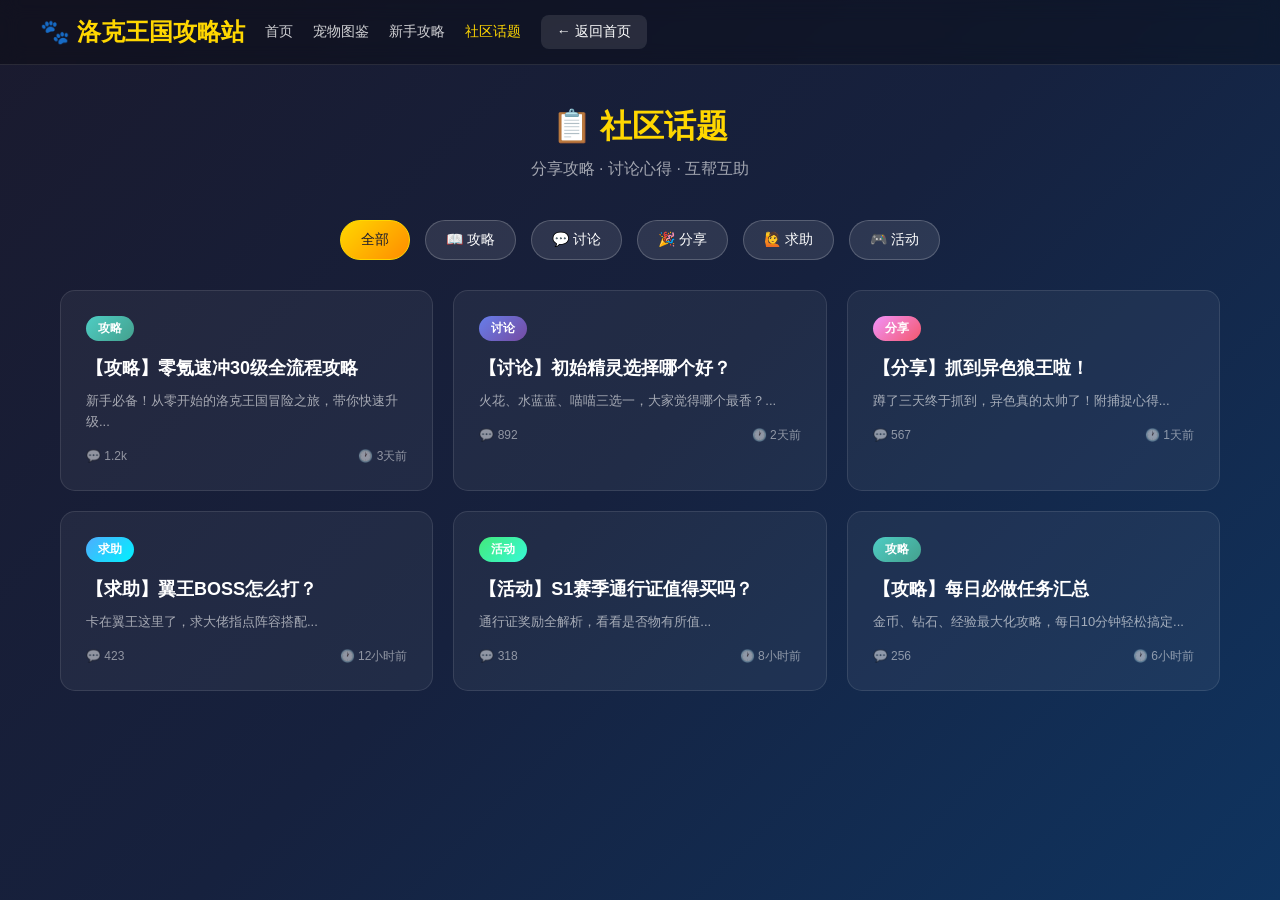
<file: all_topics.html>
<!DOCTYPE html>
<html lang="zh-CN">
<head>
    <meta charset="UTF-8">
    <meta name="viewport" content="width=device-width, initial-scale=1.0">
    <title>社区话题 - 洛克王国手游攻略站</title>
    <style>
        * {
            margin: 0;
            padding: 0;
            box-sizing: border-box;
        }

        body {
            font-family: 'Microsoft YaHei', sans-serif;
            background: linear-gradient(135deg, #1a1a2e 0%, #16213e 50%, #0f3460 100%);
            min-height: 100vh;
            color: #fff;
        }

        .header {
            background: rgba(0, 0, 0, 0.3);
            backdrop-filter: blur(10px);
            padding: 15px 20px;
            border-bottom: 1px solid rgba(255, 255, 255, 0.1);
        }

        .header-content {
            max-width: 1200px;
            margin: 0 auto;
            display: flex;
            align-items: center;
            gap: 20px;
        }

        .logo {
            font-size: 24px;
            font-weight: bold;
            color: #ffd700;
        }

        .nav-links {
            display: flex;
            gap: 20px;
        }

        .nav-links a {
            color: rgba(255, 255, 255, 0.8);
            text-decoration: none;
            font-size: 14px;
            transition: color 0.3s;
        }

        .nav-links a:hover {
            color: #ffd700;
        }

        .back-btn {
            padding: 8px 16px;
            background: rgba(255, 255, 255, 0.1);
            border-radius: 8px;
            color: #fff;
            text-decoration: none;
            font-size: 14px;
            transition: all 0.3s;
        }

        .back-btn:hover {
            background: rgba(255, 255, 255, 0.2);
        }

        .container {
            max-width: 1200px;
            margin: 40px auto;
            padding: 0 20px;
        }

        .page-header {
            text-align: center;
            margin-bottom: 40px;
        }

        .page-header h1 {
            font-size: 32px;
            margin-bottom: 10px;
            color: #ffd700;
        }

        .page-header p {
            color: rgba(255, 255, 255, 0.6);
        }

        .filter-bar {
            display: flex;
            justify-content: center;
            gap: 15px;
            margin-bottom: 30px;
        }

        .filter-btn {
            padding: 10px 20px;
            border-radius: 25px;
            background: rgba(255, 255, 255, 0.1);
            border: 1px solid rgba(255, 255, 255, 0.2);
            color: #fff;
            cursor: pointer;
            transition: all 0.3s;
            font-size: 14px;
        }

        .filter-btn.active,
        .filter-btn:hover {
            background: linear-gradient(135deg, #ffd700, #ff8c00);
            color: #1a1a2e;
            border-color: #ffd700;
        }

        .topics-grid {
            display: grid;
            grid-template-columns: repeat(3, 1fr);
            gap: 20px;
        }

        .topic-card {
            background: rgba(255, 255, 255, 0.05);
            border-radius: 15px;
            padding: 25px;
            border: 1px solid rgba(255, 255, 255, 0.1);
            cursor: pointer;
            transition: all 0.3s;
        }

        .topic-card:hover {
            background: rgba(255, 215, 0, 0.1);
            border-color: rgba(255, 215, 0, 0.3);
            transform: translateY(-5px);
        }

        .topic-header {
            display: flex;
            align-items: center;
            gap: 10px;
            margin-bottom: 15px;
        }

        .topic-tag {
            font-size: 12px;
            padding: 4px 12px;
            border-radius: 15px;
            font-weight: 600;
        }

        .tag-guide { background: linear-gradient(135deg, #4ecdc4, #44a08d); }
        .tag-discuss { background: linear-gradient(135deg, #667eea, #764ba2); }
        .tag-share { background: linear-gradient(135deg, #f093fb, #f5576c); }
        .tag-help { background: linear-gradient(135deg, #4facfe, #00f2fe); }
        .tag-event { background: linear-gradient(135deg, #43e97b, #38f9d7); }

        .topic-title {
            font-size: 18px;
            margin-bottom: 10px;
            color: #fff;
            line-height: 1.4;
        }

        .topic-preview {
            font-size: 13px;
            color: rgba(255, 255, 255, 0.6);
            margin-bottom: 15px;
            line-height: 1.6;
        }

        .topic-meta {
            display: flex;
            justify-content: space-between;
            font-size: 12px;
            color: rgba(255, 255, 255, 0.5);
        }

        .topic-meta span {
            display: flex;
            align-items: center;
            gap: 5px;
        }

        @media (max-width: 900px) {
            .topics-grid {
                grid-template-columns: repeat(2, 1fr);
            }
        }

        @media (max-width: 600px) {
            .topics-grid {
                grid-template-columns: 1fr;
            }
        }
    </style>
</head>
<body>
    <header class="header">
        <div class="header-content">
            <span class="logo">🐾 洛克王国攻略站</span>
            <nav class="nav-links">
                <a href="index.html">首页</a>
                <a href="index.html#pets">宠物图鉴</a>
                <a href="index.html#guide">新手攻略</a>
                <a href="all_topics.html" style="color: #ffd700;">社区话题</a>
            </nav>
            <a href="index.html" class="back-btn">← 返回首页</a>
        </div>
    </header>

    <main class="container">
        <div class="page-header">
            <h1>📋 社区话题</h1>
            <p>分享攻略 · 讨论心得 · 互帮互助</p>
        </div>

        <div class="filter-bar">
            <button class="filter-btn active" data-filter="all">全部</button>
            <button class="filter-btn" data-filter="guide">📖 攻略</button>
            <button class="filter-btn" data-filter="discuss">💬 讨论</button>
            <button class="filter-btn" data-filter="share">🎉 分享</button>
            <button class="filter-btn" data-filter="help">🙋 求助</button>
            <button class="filter-btn" data-filter="event">🎮 活动</button>
        </div>

        <div class="topics-grid" id="topicsGrid">
            <div class="topic-card" data-tag="guide" onclick="location.href='topic.html?id=guide-30level'">
                <div class="topic-header">
                    <span class="topic-tag tag-guide">攻略</span>
                </div>
                <h3 class="topic-title">【攻略】零氪速冲30级全流程攻略</h3>
                <p class="topic-preview">新手必备！从零开始的洛克王国冒险之旅，带你快速升级...</p>
                <div class="topic-meta">
                    <span>💬 1.2k</span>
                    <span>🕐 3天前</span>
                </div>
            </div>

            <div class="topic-card" data-tag="discuss" onclick="location.href='topic.html?id=discuss-start'">
                <div class="topic-header">
                    <span class="topic-tag tag-discuss">讨论</span>
                </div>
                <h3 class="topic-title">【讨论】初始精灵选择哪个好？</h3>
                <p class="topic-preview">火花、水蓝蓝、喵喵三选一，大家觉得哪个最香？...</p>
                <div class="topic-meta">
                    <span>💬 892</span>
                    <span>🕐 2天前</span>
                </div>
            </div>

            <div class="topic-card" data-tag="share" onclick="location.href='topic.html?id=share-wolf'">
                <div class="topic-header">
                    <span class="topic-tag tag-share">分享</span>
                </div>
                <h3 class="topic-title">【分享】抓到异色狼王啦！</h3>
                <p class="topic-preview">蹲了三天终于抓到，异色真的太帅了！附捕捉心得...</p>
                <div class="topic-meta">
                    <span>💬 567</span>
                    <span>🕐 1天前</span>
                </div>
            </div>

            <div class="topic-card" data-tag="help" onclick="location.href='topic.html?id=help-wing'">
                <div class="topic-header">
                    <span class="topic-tag tag-help">求助</span>
                </div>
                <h3 class="topic-title">【求助】翼王BOSS怎么打？</h3>
                <p class="topic-preview">卡在翼王这里了，求大佬指点阵容搭配...</p>
                <div class="topic-meta">
                    <span>💬 423</span>
                    <span>🕐 12小时前</span>
                </div>
            </div>

            <div class="topic-card" data-tag="event" onclick="location.href='topic.html?id=event-pass'">
                <div class="topic-header">
                    <span class="topic-tag tag-event">活动</span>
                </div>
                <h3 class="topic-title">【活动】S1赛季通行证值得买吗？</h3>
                <p class="topic-preview">通行证奖励全解析，看看是否物有所值...</p>
                <div class="topic-meta">
                    <span>💬 318</span>
                    <span>🕐 8小时前</span>
                </div>
            </div>

            <div class="topic-card" data-tag="guide" onclick="location.href='topic.html?id=guide-daily'">
                <div class="topic-header">
                    <span class="topic-tag tag-guide">攻略</span>
                </div>
                <h3 class="topic-title">【攻略】每日必做任务汇总</h3>
                <p class="topic-preview">金币、钻石、经验最大化攻略，每日10分钟轻松搞定...</p>
                <div class="topic-meta">
                    <span>💬 256</span>
                    <span>🕐 6小时前</span>
                </div>
            </div>
        </div>
    </main>

    <script>
        const filterButtons = document.querySelectorAll('.filter-btn');
        const topicCards = document.querySelectorAll('.topic-card');

        filterButtons.forEach(btn => {
            btn.addEventListener('click', () => {
                filterButtons.forEach(b => b.classList.remove('active'));
                btn.classList.add('active');
                
                const filter = btn.dataset.filter;
                
                topicCards.forEach(card => {
                    if (filter === 'all' || card.dataset.tag === filter) {
                        card.style.display = 'block';
                    } else {
                        card.style.display = 'none';
                    }
                });
            });
        });

        function loadUserPosts() {
            const posts = JSON.parse(localStorage.getItem('userPosts') || '[]');
            const container = document.querySelector('.topics-grid');
            
            const tagColors = {
                '攻略教程': 'guide-tag',
                '阵容分享': 'discuss-tag',
                '探索发现': 'share-tag',
                '活动攻略': 'event-tag',
                '其他': 'help-tag',
                '攻略': 'guide-tag',
                '讨论': 'discuss-tag',
                '分享': 'share-tag',
                '求助': 'help-tag',
                '活动': 'event-tag'
            };
            
            posts.forEach(post => {
                const tagColorClass = tagColors[post.tag] || 'guide-tag';
                const newCard = document.createElement('div');
                newCard.className = 'topic-card';
                newCard.dataset.tag = post.tag;
                newCard.innerHTML = `
                    <div class="topic-header">
                        <span class="topic-tag ${tagColorClass}">${post.tag}</span>
                        <span style="color: #ffd700; font-size: 12px; margin-left: 5px;">✏️</span>
                    </div>
                    <h3 class="topic-title">${post.title}</h3>
                    <p class="topic-preview">${post.preview}</p>
                    <div class="topic-meta">
                        <span>💬 ${post.replies}</span>
                        <span>🕐 ${post.time}</span>
                    </div>
                `;
                newCard.style.borderLeft = '3px solid #ffd700';
                newCard.onclick = function() {
                    localStorage.setItem('currentTopic', JSON.stringify(post));
                    location.href = 'topic.html?id=user-post';
                };
                container.insertBefore(newCard, container.firstChild);
            });
        }
        
        loadUserPosts();
    </script>
</body>
</html>
</file>
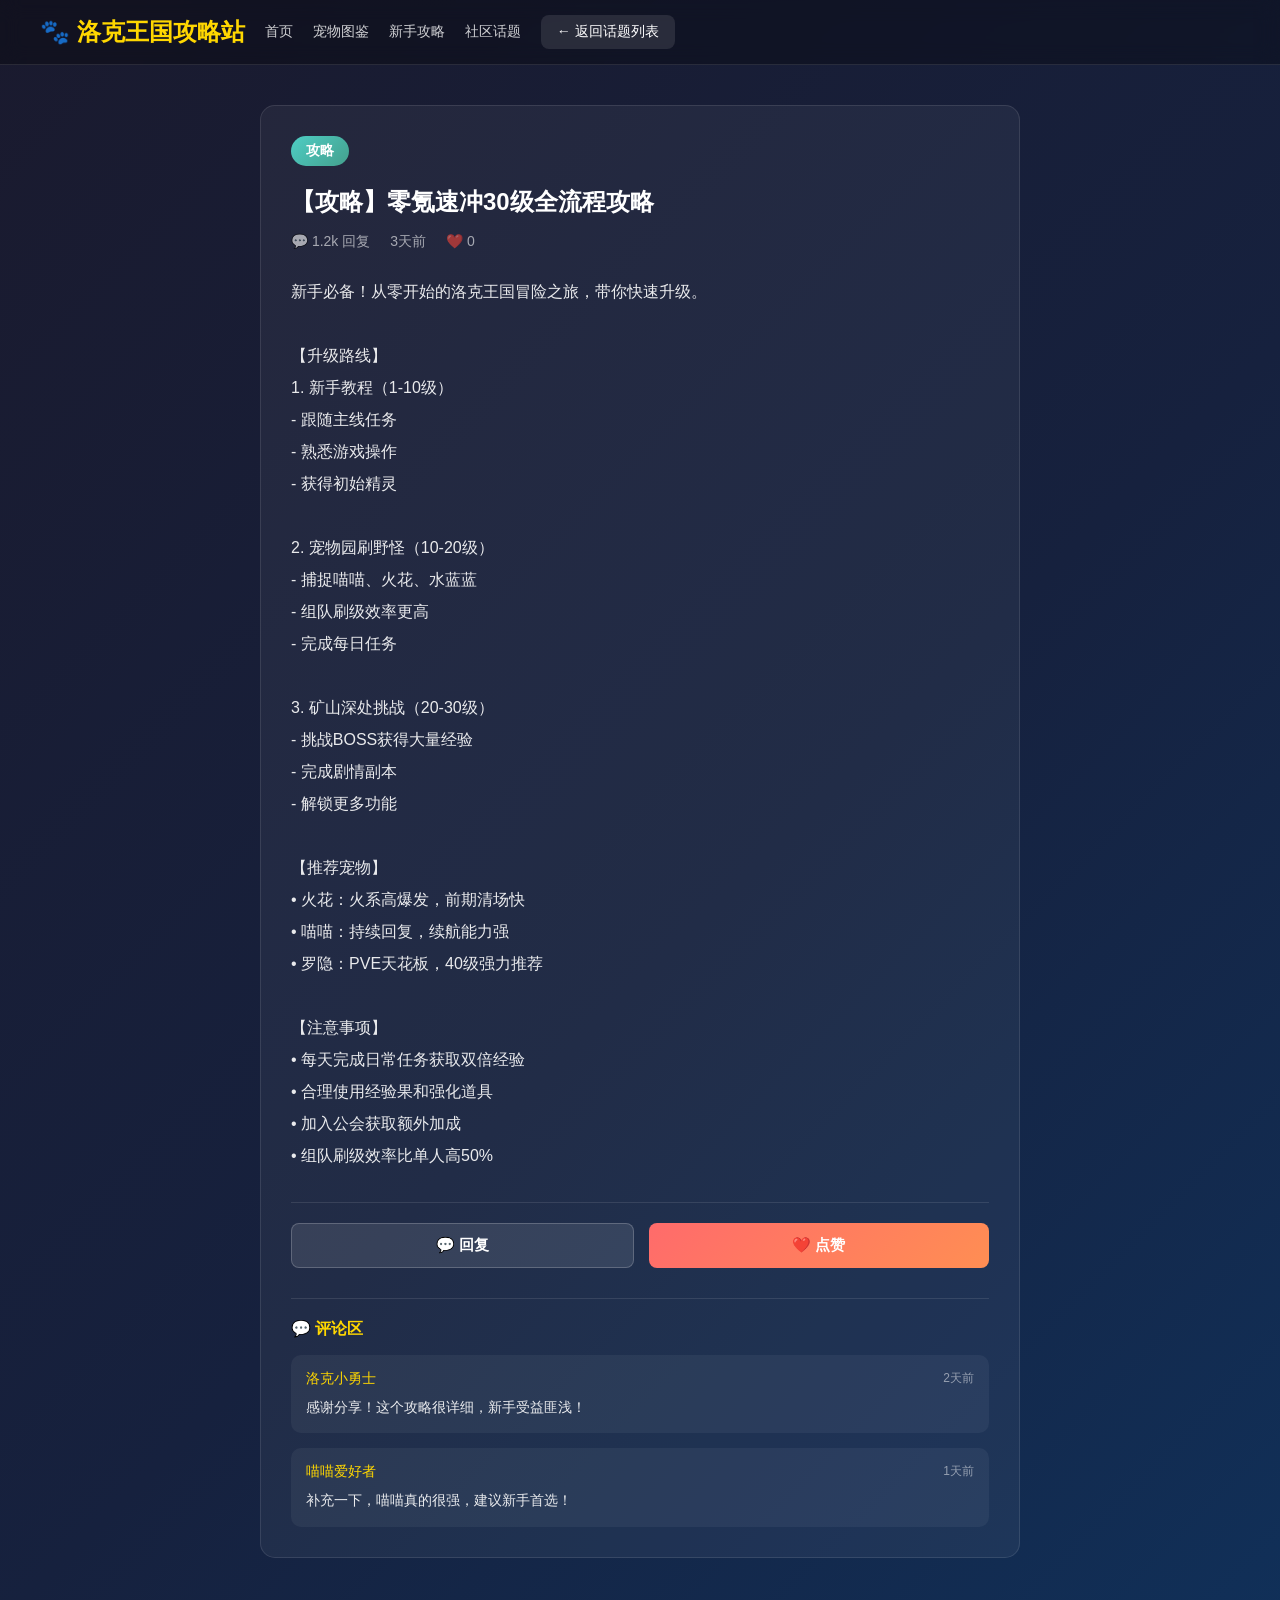
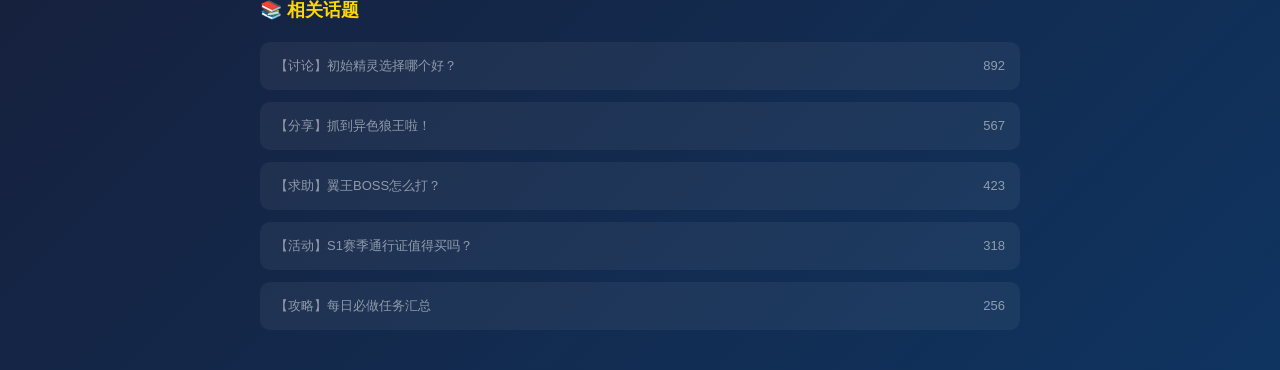
<file: topic.html>
<!DOCTYPE html>
<html lang="zh-CN">
<head>
    <meta charset="UTF-8">
    <meta name="viewport" content="width=device-width, initial-scale=1.0">
    <title>话题详情 - 洛克王国手游攻略站</title>
    <style>
        * {
            margin: 0;
            padding: 0;
            box-sizing: border-box;
        }

        body {
            font-family: 'Microsoft YaHei', sans-serif;
            background: linear-gradient(135deg, #1a1a2e 0%, #16213e 50%, #0f3460 100%);
            min-height: 100vh;
            color: #fff;
        }

        .header {
            background: rgba(0, 0, 0, 0.3);
            backdrop-filter: blur(10px);
            padding: 15px 20px;
            border-bottom: 1px solid rgba(255, 255, 255, 0.1);
        }

        .header-content {
            max-width: 1200px;
            margin: 0 auto;
            display: flex;
            align-items: center;
            gap: 20px;
        }

        .logo {
            font-size: 24px;
            font-weight: bold;
            color: #ffd700;
        }

        .nav-links {
            display: flex;
            gap: 20px;
        }

        .nav-links a {
            color: rgba(255, 255, 255, 0.8);
            text-decoration: none;
            font-size: 14px;
            transition: color 0.3s;
        }

        .nav-links a:hover {
            color: #ffd700;
        }

        .back-btn {
            padding: 8px 16px;
            background: rgba(255, 255, 255, 0.1);
            border-radius: 8px;
            color: #fff;
            text-decoration: none;
            font-size: 14px;
            transition: all 0.3s;
        }

        .back-btn:hover {
            background: rgba(255, 255, 255, 0.2);
        }

        .container {
            max-width: 800px;
            margin: 40px auto;
            padding: 0 20px;
        }

        .topic-card {
            background: rgba(255, 255, 255, 0.05);
            border-radius: 15px;
            padding: 30px;
            border: 1px solid rgba(255, 255, 255, 0.1);
        }

        .topic-header {
            display: flex;
            align-items: center;
            gap: 15px;
            margin-bottom: 20px;
        }

        .topic-tag {
            font-size: 14px;
            padding: 6px 15px;
            border-radius: 20px;
            font-weight: 600;
        }

        .tag-guide { background: linear-gradient(135deg, #4ecdc4, #44a08d); }
        .tag-discuss { background: linear-gradient(135deg, #667eea, #764ba2); }
        .tag-share { background: linear-gradient(135deg, #f093fb, #f5576c); }
        .tag-help { background: linear-gradient(135deg, #4facfe, #00f2fe); }
        .tag-event { background: linear-gradient(135deg, #43e97b, #38f9d7); }

        .topic-title {
            font-size: 24px;
            margin-bottom: 15px;
        }

        .topic-meta {
            display: flex;
            gap: 20px;
            font-size: 14px;
            color: rgba(255, 255, 255, 0.6);
            margin-bottom: 25px;
        }

        .topic-content {
            font-size: 16px;
            line-height: 2;
            color: rgba(255, 255, 255, 0.9);
            white-space: pre-wrap;
        }

        .topic-actions {
            display: flex;
            gap: 15px;
            margin-top: 30px;
            padding-top: 20px;
            border-top: 1px solid rgba(255, 255, 255, 0.1);
        }

        .action-btn {
            flex: 1;
            padding: 12px;
            border-radius: 8px;
            border: none;
            font-size: 15px;
            font-weight: 600;
            cursor: pointer;
            transition: all 0.3s;
        }

        .reply-btn {
            background: rgba(255, 255, 255, 0.1);
            color: #fff;
            border: 1px solid rgba(255, 255, 255, 0.2);
        }

        .reply-btn:hover {
            background: rgba(255, 255, 255, 0.2);
        }

        .like-btn {
            background: linear-gradient(135deg, #ff6b6b, #ff8e53);
            color: #fff;
        }

        .like-btn:hover {
            transform: translateY(-2px);
            box-shadow: 0 5px 20px rgba(255, 107, 107, 0.3);
        }

        .reply-form {
            margin-top: 25px;
            padding: 20px;
            background: rgba(255, 255, 255, 0.05);
            border-radius: 10px;
            border: 1px solid rgba(255, 255, 255, 0.1);
        }

        .reply-form textarea {
            width: 100%;
            padding: 12px;
            border-radius: 8px;
            background: rgba(255, 255, 255, 0.1);
            border: 1px solid rgba(255, 255, 255, 0.2);
            color: #fff;
            font-size: 14px;
            resize: vertical;
            min-height: 80px;
            box-sizing: border-box;
        }

        .reply-form textarea::placeholder {
            color: rgba(255, 255, 255, 0.4);
        }

        .reply-actions {
            display: flex;
            gap: 10px;
            margin-top: 15px;
            justify-content: flex-end;
        }

        .submit-reply-btn {
            padding: 10px 20px;
            background: linear-gradient(135deg, #ffd700, #ff8c00);
            color: #1a1a2e;
            border: none;
            border-radius: 8px;
            font-weight: 600;
            cursor: pointer;
            transition: all 0.3s;
        }

        .submit-reply-btn:hover {
            transform: translateY(-2px);
            box-shadow: 0 5px 15px rgba(255, 215, 0, 0.3);
        }

        .cancel-reply-btn {
            padding: 10px 20px;
            background: rgba(255, 255, 255, 0.1);
            color: #fff;
            border: 1px solid rgba(255, 255, 255, 0.2);
            border-radius: 8px;
            cursor: pointer;
            transition: all 0.3s;
        }

        .cancel-reply-btn:hover {
            background: rgba(255, 255, 255, 0.2);
        }

        .replies-section {
            margin-top: 30px;
            padding-top: 20px;
            border-top: 1px solid rgba(255, 255, 255, 0.1);
        }

        .replies-section h3 {
            font-size: 16px;
            margin-bottom: 15px;
            color: #ffd700;
        }

        .replies-list {
            display: flex;
            flex-direction: column;
            gap: 15px;
        }

        .reply-item {
            background: rgba(255, 255, 255, 0.05);
            padding: 15px;
            border-radius: 10px;
        }

        .reply-header {
            display: flex;
            justify-content: space-between;
            margin-bottom: 8px;
        }

        .reply-author {
            font-size: 14px;
            color: #ffd700;
            font-weight: 500;
        }

        .reply-time {
            font-size: 12px;
            color: rgba(255, 255, 255, 0.5);
        }

        .reply-content {
            font-size: 14px;
            color: rgba(255, 255, 255, 0.9);
            line-height: 1.6;
        }

        .related-topics {
            margin-top: 40px;
        }

        .related-topics h3 {
            font-size: 18px;
            margin-bottom: 20px;
            color: #ffd700;
        }

        .related-list {
            display: flex;
            flex-direction: column;
            gap: 12px;
        }

        .related-item {
            background: rgba(255, 255, 255, 0.05);
            padding: 15px;
            border-radius: 10px;
            transition: all 0.3s;
        }

        .related-item:hover {
            background: rgba(255, 255, 255, 0.1);
            transform: translateX(5px);
        }

        .related-item a {
            color: #fff;
            text-decoration: none;
            display: flex;
            justify-content: space-between;
            align-items: center;
        }

        .related-item span {
            font-size: 13px;
            color: rgba(255, 255, 255, 0.5);
        }
    </style>
</head>
<body>
    <header class="header">
        <div class="header-content">
            <span class="logo">🐾 洛克王国攻略站</span>
            <nav class="nav-links">
                <a href="index.html">首页</a>
                <a href="index.html#pets">宠物图鉴</a>
                <a href="index.html#guide">新手攻略</a>
                <a href="all_topics.html">社区话题</a>
            </nav>
            <a href="all_topics.html" class="back-btn">← 返回话题列表</a>
        </div>
    </header>

    <main class="container">
        <article class="topic-card" id="topicContent">
            <div class="topic-header">
                <span class="topic-tag tag-guide" id="topicTag">攻略</span>
            </div>
            <h1 class="topic-title" id="topicTitle">话题标题</h1>
            <div class="topic-meta">
                <span id="topicReplies">💬 0 回复</span>
                <span id="topicTime">刚刚</span>
                <span id="topicLikes">❤️ 0</span>
            </div>
            <div class="topic-content" id="topicBody">话题内容...</div>
            <div class="topic-actions">
                <button class="action-btn reply-btn" onclick="showReplyForm()">💬 回复</button>
                <button class="action-btn like-btn" onclick="likeTopic()">❤️ 点赞</button>
            </div>
            
            <div class="reply-form" id="replyForm" style="display: none;">
                <textarea placeholder="写下你的回复..." id="replyContent" rows="3"></textarea>
                <div class="reply-actions">
                    <button class="submit-reply-btn" onclick="submitReply()">发送回复</button>
                    <button class="cancel-reply-btn" onclick="hideReplyForm()">取消</button>
                </div>
            </div>
            
            <div class="replies-section" id="repliesSection">
                <h3>💬 评论区</h3>
                <div class="replies-list" id="repliesList">
                    <div class="reply-item">
                        <div class="reply-header">
                            <span class="reply-author">洛克小勇士</span>
                            <span class="reply-time">2天前</span>
                        </div>
                        <p class="reply-content">感谢分享！这个攻略很详细，新手受益匪浅！</p>
                    </div>
                    <div class="reply-item">
                        <div class="reply-header">
                            <span class="reply-author">喵喵爱好者</span>
                            <span class="reply-time">1天前</span>
                        </div>
                        <p class="reply-content">补充一下，喵喵真的很强，建议新手首选！</p>
                    </div>
                </div>
            </div>
        </article>

        <section class="related-topics">
            <h3>📚 相关话题</h3>
            <div class="related-list" id="relatedTopics">
            </div>
        </section>
    </main>

    <script>
        const topics = {
            'guide-30level': {
                tag: '攻略',
                title: '【攻略】零氪速冲30级全流程攻略',
                replies: '1.2k',
                time: '3天前',
                content: '新手必备！从零开始的洛克王国冒险之旅，带你快速升级。\n\n【升级路线】\n1. 新手教程（1-10级）\n- 跟随主线任务\n- 熟悉游戏操作\n- 获得初始精灵\n\n2. 宠物园刷野怪（10-20级）\n- 捕捉喵喵、火花、水蓝蓝\n- 组队刷级效率更高\n- 完成每日任务\n\n3. 矿山深处挑战（20-30级）\n- 挑战BOSS获得大量经验\n- 完成剧情副本\n- 解锁更多功能\n\n【推荐宠物】\n• 火花：火系高爆发，前期清场快\n• 喵喵：持续回复，续航能力强\n• 罗隐：PVE天花板，40级强力推荐\n\n【注意事项】\n• 每天完成日常任务获取双倍经验\n• 合理使用经验果和强化道具\n• 加入公会获取额外加成\n• 组队刷级效率比单人高50%'
            },
            'discuss-start': {
                tag: '讨论',
                title: '【讨论】初始精灵选择哪个好？',
                replies: '892',
                time: '2天前',
                content: '火花、水蓝蓝、喵喵三选一，大家觉得哪个最香？\n\n🔥 火花：\n- 火系高爆发输出\n- 前期清场速度快\n- 后期可进化为烈火战神\n- 属性克制草系和冰系\n\n💧 水蓝蓝：\n- 水系续航能力强\n- 技能能耗低\n- 打BOSS非常好用\n- 属性克制火系和地面系\n\n🌿 喵喵：\n- 草系持续回复\n- 泛用性强适合新手\n- 可以学习多种辅助技能\n- 属性克制水系和地面系\n\n💡 个人建议：\n- 新手推荐喵喵，生存能力强\n- 喜欢暴力输出选火花\n- 准备打BOSS选水蓝蓝'
            },
            'share-wolf': {
                tag: '分享',
                title: '【分享】抓到异色狼王啦！',
                replies: '567',
                time: '1天前',
                content: '蹲了三天终于抓到，异色真的太帅了！附捕捉心得。\n\n【捕捉地点】\n眠枭庇护所 - 夜间出现概率更高\n\n【捕捉技巧】\n1. 携带带有"慈悲为怀"技能的宠物\n2. 准备足够的高级咕噜球\n3. 注意宠物血量控制在10%以下\n4. 建议使用催眠技能提高捕获率\n\n【异色概率】\n据说只有0.1%的概率，太幸运了！\n\n【宠物培养】\n- 性格推荐：固执/开朗\n- 努力值加点：攻击+速度\n- 推荐配招：撕咬、暗影爪、突进、愤怒'
            },
            'help-wing': {
                tag: '求助',
                title: '【求助】翼王BOSS怎么打？',
                replies: '423',
                time: '12小时前',
                content: '卡在翼王这里了，求大佬指点阵容搭配。\n\n【BOSS信息】\n• 属性：翼系\n• 等级：45级\n• 技能：风之打击、空气切割、燕返、飞翔\n• 特性：每回合回复少量血量\n\n【我的阵容】\n• 罗隐38级（地+恶系）\n• 奇丽花35级（草系）\n• 音速犬32级（火系）\n\n【遇到的问题】\n翼王速度太快，总是先手攻击\n我的宠物扛不住几回合\n\n求指点打法！有没有克制翼系的宠物推荐？'
            },
            'event-pass': {
                tag: '活动',
                title: '【活动】S1赛季通行证值得买吗？',
                replies: '318',
                time: '8小时前',
                content: '通行证奖励全解析，看看是否物有所值。\n\n【通行证奖励】\n• 传说精灵：龙息帕尔\n• 限定皮肤：暗夜使者套装\n• 大量钻石和金币\n• 专属头像框和称号\n• 经验加成buff\n\n【性价比分析】\n普通通行证：\n- 价格：免费\n- 奖励：基础奖励，不含龙息帕尔\n\n豪华通行证：\n- 价格：68元\n- 奖励：全部奖励，包含龙息帕尔\n\n【购买建议】\n• 微氪玩家：推荐购买豪华版\n• 零氪玩家：免费版也能玩\n• 追求全图鉴：必买豪华版\n\n建议有条件的玩家购买豪华版，龙息帕尔强度非常高！'
            },
            'guide-daily': {
                tag: '攻略',
                title: '【攻略】每日必做任务汇总',
                replies: '256',
                time: '6小时前',
                content: '金币、钻石、经验最大化攻略，每日10分钟轻松搞定。\n\n【每日任务】\n• 日常任务（必做）- 基础经验和金币\n• 副本挑战 - 装备和材料\n• 宠物探索 - 稀有道具\n• 活跃度奖励 - 钻石和抽奖券\n• 竞技场 - 竞技币和荣誉\n\n【每周任务】\n• 周常副本 - 高级装备\n• 公会任务 - 公会贡献\n• 限时活动 - 限定奖励\n• 组队副本 - 稀有精灵\n\n【资源获取技巧】\n• 每天优先完成活跃度满100\n• 合理安排体力使用\n• 组队刷副本效率更高\n• 关注限时活动不要错过'
            }
        };

        function getTopicId() {
            const params = new URLSearchParams(window.location.search);
            return params.get('id') || 'guide-30level';
        }

        function displayTopic() {
            const topicId = getTopicId();
            
            if (topicId === 'user-post') {
                const userPost = JSON.parse(localStorage.getItem('currentTopic') || '{}');
                if (userPost.title) {
                    document.getElementById('topicTitle').textContent = userPost.title;
                    document.getElementById('topicReplies').textContent = '💬 ' + (userPost.replies || '0') + ' 回复';
                    document.getElementById('topicTime').textContent = userPost.time || '刚刚';
                    document.getElementById('topicBody').textContent = userPost.content;
                    
                    const tagElement = document.getElementById('topicTag');
                    tagElement.textContent = userPost.tag || '其他';
                    
                    const tagClasses = {
                        '攻略教程': 'tag-guide',
                        '阵容分享': 'tag-discuss',
                        '探索发现': 'tag-share',
                        '活动攻略': 'tag-event',
                        '其他': 'tag-help',
                        '攻略': 'tag-guide',
                        '讨论': 'tag-discuss',
                        '分享': 'tag-share',
                        '求助': 'tag-help',
                        '活动': 'tag-event'
                    };
                    
                    tagElement.className = 'topic-tag ' + (tagClasses[userPost.tag] || 'tag-help');
                    
                    document.querySelector('.related-topics').style.display = 'none';
                    return;
                }
            }
            
            const topic = topics[topicId] || topics['guide-30level'];
            
            document.getElementById('topicTitle').textContent = topic.title;
            document.getElementById('topicReplies').textContent = '💬 ' + topic.replies + ' 回复';
            document.getElementById('topicTime').textContent = topic.time;
            document.getElementById('topicBody').textContent = topic.content;
            
            const tagElement = document.getElementById('topicTag');
            tagElement.textContent = topic.tag;
            
            const tagClasses = {
                '攻略': 'tag-guide',
                '讨论': 'tag-discuss',
                '分享': 'tag-share',
                '求助': 'tag-help',
                '活动': 'tag-event'
            };
            
            tagElement.className = 'topic-tag ' + (tagClasses[topic.tag] || 'tag-guide');
            
            displayRelatedTopics(topicId);
        }

        function displayRelatedTopics(currentId) {
            const relatedList = document.getElementById('relatedTopics');
            const otherTopics = Object.keys(topics).filter(id => id !== currentId);
            
            otherTopics.forEach(id => {
                const topic = topics[id];
                const item = document.createElement('div');
                item.className = 'related-item';
                item.innerHTML = `<a href="topic.html?id=${id}"><span>${topic.title}</span><span>${topic.replies}</span></a>`;
                relatedList.appendChild(item);
            });
        }

        displayTopic();

        let likeCount = 0;

        function showReplyForm() {
            document.getElementById('replyForm').style.display = 'block';
        }

        function hideReplyForm() {
            document.getElementById('replyForm').style.display = 'none';
            document.getElementById('replyContent').value = '';
        }

        function submitReply() {
            const content = document.getElementById('replyContent').value.trim();
            
            if (!content) {
                alert('请输入回复内容');
                return;
            }

            const repliesList = document.getElementById('repliesList');
            const newReply = document.createElement('div');
            newReply.className = 'reply-item';
            newReply.innerHTML = `
                <div class="reply-header">
                    <span class="reply-author">匿名玩家</span>
                    <span class="reply-time">刚刚</span>
                </div>
                <p class="reply-content">${content}</p>
            `;
            
            repliesList.insertBefore(newReply, repliesList.firstChild);
            hideReplyForm();
            
            updateReplyCount();
            alert('回复成功！');
        }

        function updateReplyCount() {
            const repliesElement = document.getElementById('topicReplies');
            const currentText = repliesElement.textContent;
            const match = currentText.match(/(\d+(?:\.\d+)?k?)/);
            if (match) {
                let count = parseFloat(match[1].replace('k', ''));
                if (match[1].includes('k')) {
                    count = (count * 1000 + 1) / 1000;
                    repliesElement.textContent = `💬 ${count}k 回复`;
                } else {
                    count = parseInt(match[1]) + 1;
                    repliesElement.textContent = `💬 ${count} 回复`;
                }
            }
        }

        function likeTopic() {
            likeCount++;
            const likesElement = document.getElementById('topicLikes');
            likesElement.textContent = `❤️ ${likeCount}`;
            
            const likeBtn = document.querySelector('.like-btn');
            likeBtn.style.background = 'linear-gradient(135deg, #ff4757, #ff6b81)';
            likeBtn.innerHTML = '❤️ 已点赞';
            likeBtn.disabled = true;
            
            alert('点赞成功！');
        }
    </script>
</body>
</html>
</file>
